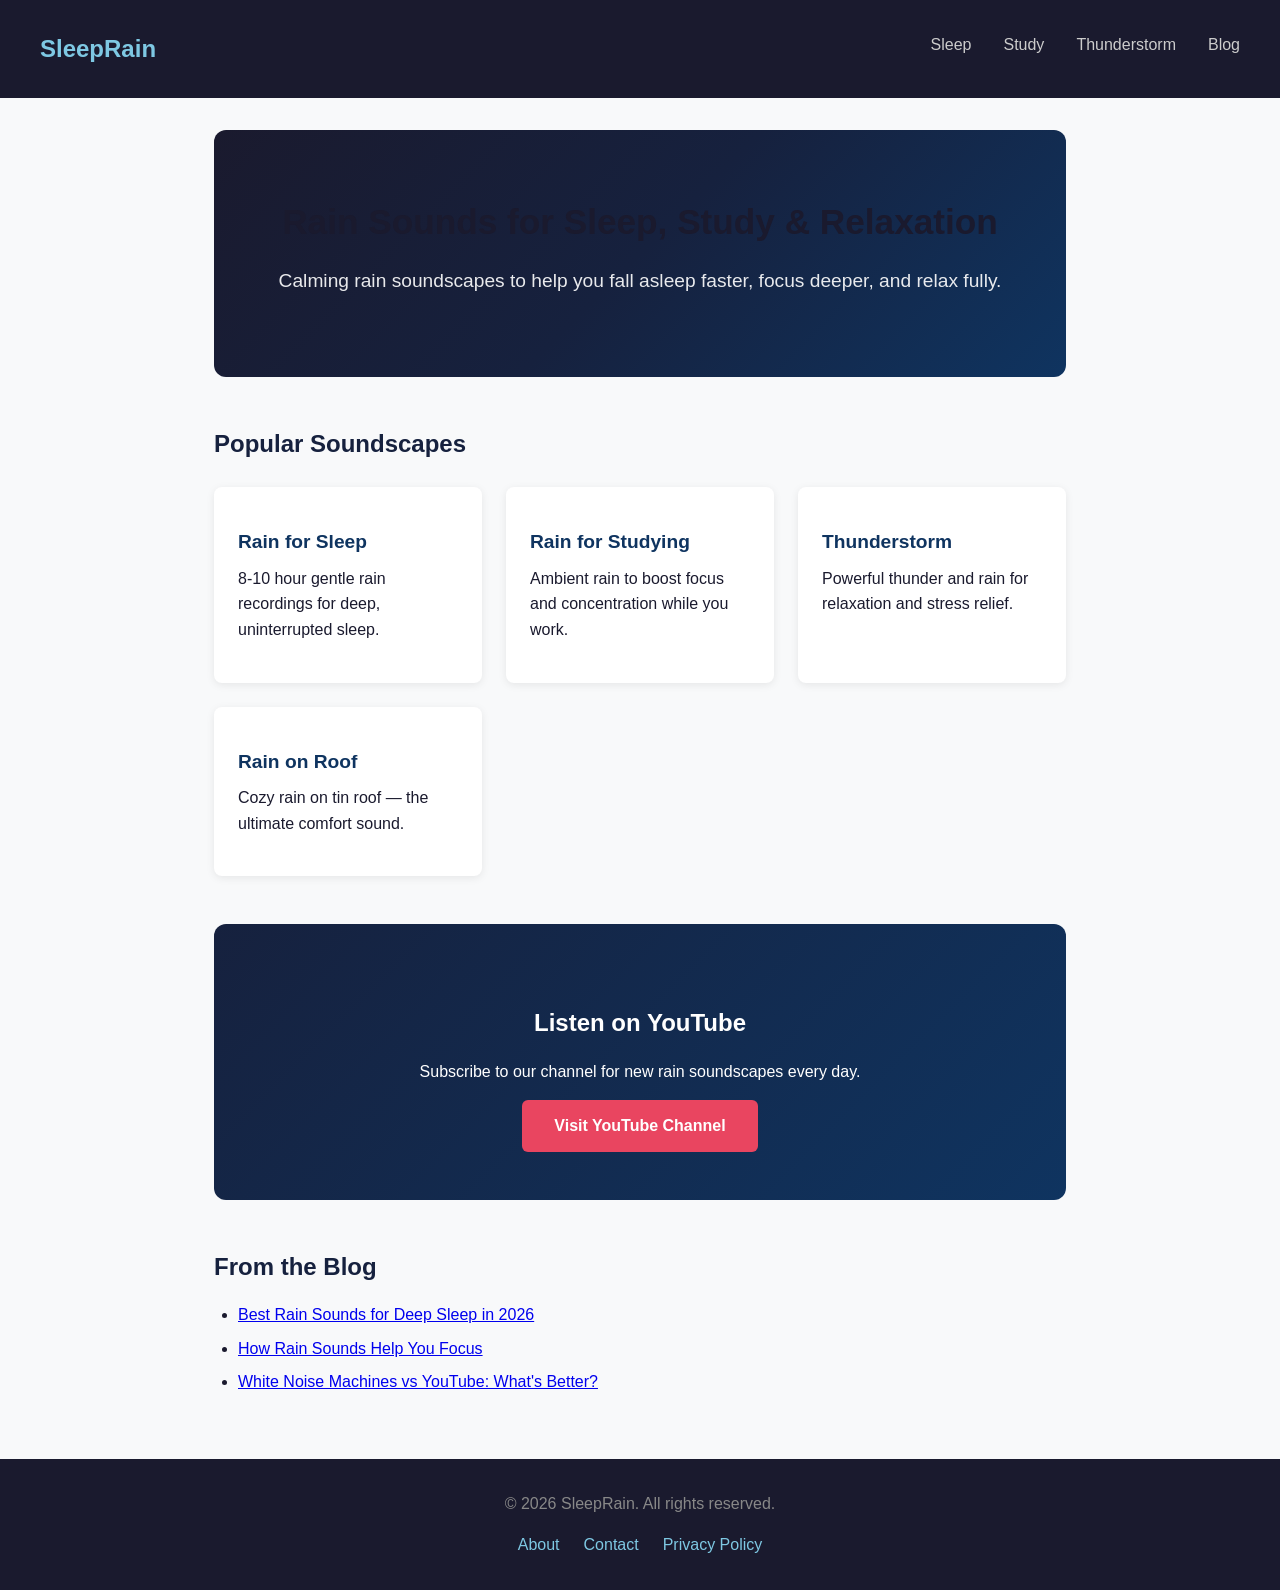
<file: index.html>
<!DOCTYPE html>
<html lang="en">
<head>
  <meta charset="utf-8">
  <meta name="viewport" content="width=device-width, initial-scale=1">
  <title>Rain Sounds for Sleep, Study & Relaxation | SleepRain</title>
  <meta name="description" content="Free rain sounds for deep sleep, studying and relaxation. Discover calming rain on rooftops, thunderstorms, and nature soundscapes.">
  <meta name="keywords" content="rain sounds, rain sounds for sleep, rain sounds for studying, thunderstorm sounds, white noise, relaxation sounds">
  <link rel="canonical" href="https://example.com/">
  <link rel="stylesheet" href="/assets/css/style.css">

  <!-- Open Graph -->
  <meta property="og:title" content="Rain Sounds for Sleep, Study & Relaxation">
  <meta property="og:description" content="Free rain sounds and nature soundscapes for deep sleep and focus.">
  <meta property="og:type" content="website">
  <meta property="og:url" content="https://example.com/">

  <!-- Schema.org -->
  <script type="application/ld+json">
  {
    "@context": "https://schema.org",
    "@type": "WebSite",
    "name": "SleepRain",
    "url": "https://example.com/",
    "description": "Free rain sounds for deep sleep, studying and relaxation",
    "potentialAction": {
      "@type": "SearchAction",
      "target": "https://example.com/search?q={search_term_string}",
      "query-input": "required name=search_term_string"
    }
  }
  </script>
</head>
<body>
  <header>
    <nav>
      <a href="/" class="logo">SleepRain</a>
      <ul>
        <li><a href="/pages/rain-sounds-for-sleep.html">Sleep</a></li>
        <li><a href="/pages/rain-sounds-for-studying.html">Study</a></li>
        <li><a href="/pages/thunderstorm-sounds.html">Thunderstorm</a></li>
        <li><a href="/blog/">Blog</a></li>
      </ul>
    </nav>
  </header>

  <main>
    <section class="hero">
      <h1>Rain Sounds for Sleep, Study & Relaxation</h1>
      <p>Calming rain soundscapes to help you fall asleep faster, focus deeper, and relax fully.</p>
    </section>

    <section class="categories">
      <h2>Popular Soundscapes</h2>
      <div class="grid">
        <a href="/pages/rain-sounds-for-sleep.html" class="card">
          <h3>Rain for Sleep</h3>
          <p>8-10 hour gentle rain recordings for deep, uninterrupted sleep.</p>
        </a>
        <a href="/pages/rain-sounds-for-studying.html" class="card">
          <h3>Rain for Studying</h3>
          <p>Ambient rain to boost focus and concentration while you work.</p>
        </a>
        <a href="/pages/thunderstorm-sounds.html" class="card">
          <h3>Thunderstorm</h3>
          <p>Powerful thunder and rain for relaxation and stress relief.</p>
        </a>
        <a href="/pages/rain-on-roof.html" class="card">
          <h3>Rain on Roof</h3>
          <p>Cozy rain on tin roof — the ultimate comfort sound.</p>
        </a>
      </div>
    </section>

    <section class="youtube-cta">
      <h2>Listen on YouTube</h2>
      <p>Subscribe to our channel for new rain soundscapes every day.</p>
      <a href="#" class="button">Visit YouTube Channel</a>
    </section>

    <section class="latest-posts">
      <h2>From the Blog</h2>
      <ul>
        <li><a href="/blog/best-rain-sounds-for-sleep.html">Best Rain Sounds for Deep Sleep in 2026</a></li>
        <li><a href="/blog/how-rain-sounds-help-you-focus.html">How Rain Sounds Help You Focus</a></li>
        <li><a href="/blog/white-noise-machines-vs-youtube.html">White Noise Machines vs YouTube: What's Better?</a></li>
      </ul>
    </section>
  </main>

  <footer>
    <p>&copy; 2026 SleepRain. All rights reserved.</p>
    <nav>
      <a href="/pages/about.html">About</a>
      <a href="/pages/contact.html">Contact</a>
      <a href="/pages/privacy.html">Privacy Policy</a>
    </nav>
  </footer>
</body>
</html>
</file>
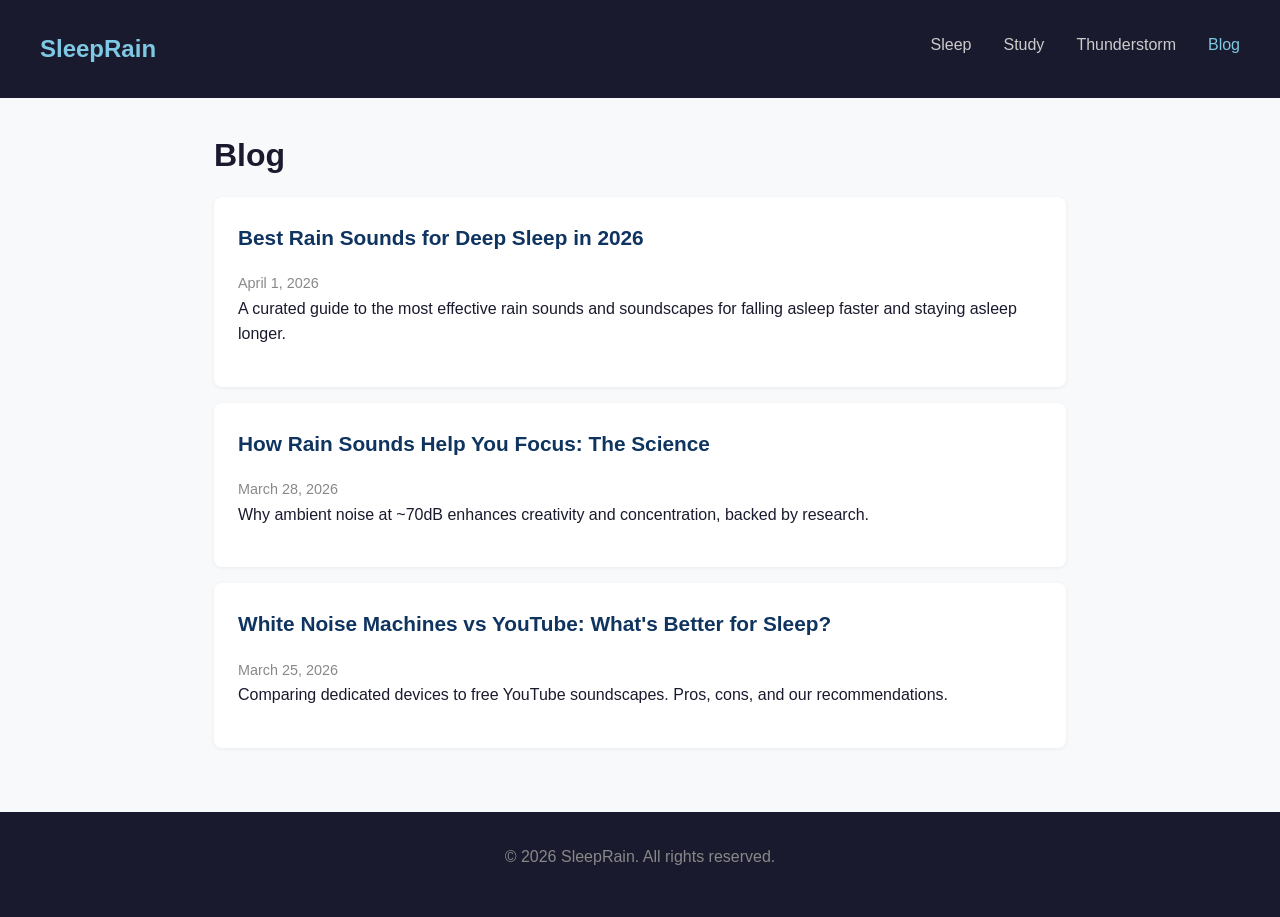
<file: blog/index.html>
<!DOCTYPE html>
<html lang="en">
<head>
  <meta charset="utf-8">
  <meta name="viewport" content="width=device-width, initial-scale=1">
  <title>Blog — Rain Sounds & Sleep Tips | SleepRain</title>
  <meta name="description" content="Tips and guides on using rain sounds for better sleep, focus, and relaxation. Expert advice on soundscapes, white noise, and sleep hygiene.">
  <link rel="canonical" href="https://example.com/blog/">
  <link rel="stylesheet" href="/assets/css/style.css">
</head>
<body>
  <header>
    <nav>
      <a href="/" class="logo">SleepRain</a>
      <ul>
        <li><a href="/pages/rain-sounds-for-sleep.html">Sleep</a></li>
        <li><a href="/pages/rain-sounds-for-studying.html">Study</a></li>
        <li><a href="/pages/thunderstorm-sounds.html">Thunderstorm</a></li>
        <li><a href="/blog/" class="active">Blog</a></li>
      </ul>
    </nav>
  </header>

  <main>
    <h1>Blog</h1>

    <article class="post-preview">
      <h2><a href="/blog/best-rain-sounds-for-sleep.html">Best Rain Sounds for Deep Sleep in 2026</a></h2>
      <time datetime="2026-04-01">April 1, 2026</time>
      <p>A curated guide to the most effective rain sounds and soundscapes for falling asleep faster and staying asleep longer.</p>
    </article>

    <article class="post-preview">
      <h2><a href="/blog/how-rain-sounds-help-you-focus.html">How Rain Sounds Help You Focus: The Science</a></h2>
      <time datetime="2026-03-28">March 28, 2026</time>
      <p>Why ambient noise at ~70dB enhances creativity and concentration, backed by research.</p>
    </article>

    <article class="post-preview">
      <h2><a href="/blog/white-noise-machines-vs-youtube.html">White Noise Machines vs YouTube: What's Better for Sleep?</a></h2>
      <time datetime="2026-03-25">March 25, 2026</time>
      <p>Comparing dedicated devices to free YouTube soundscapes. Pros, cons, and our recommendations.</p>
    </article>
  </main>

  <footer>
    <p>&copy; 2026 SleepRain. All rights reserved.</p>
  </footer>
</body>
</html>
</file>
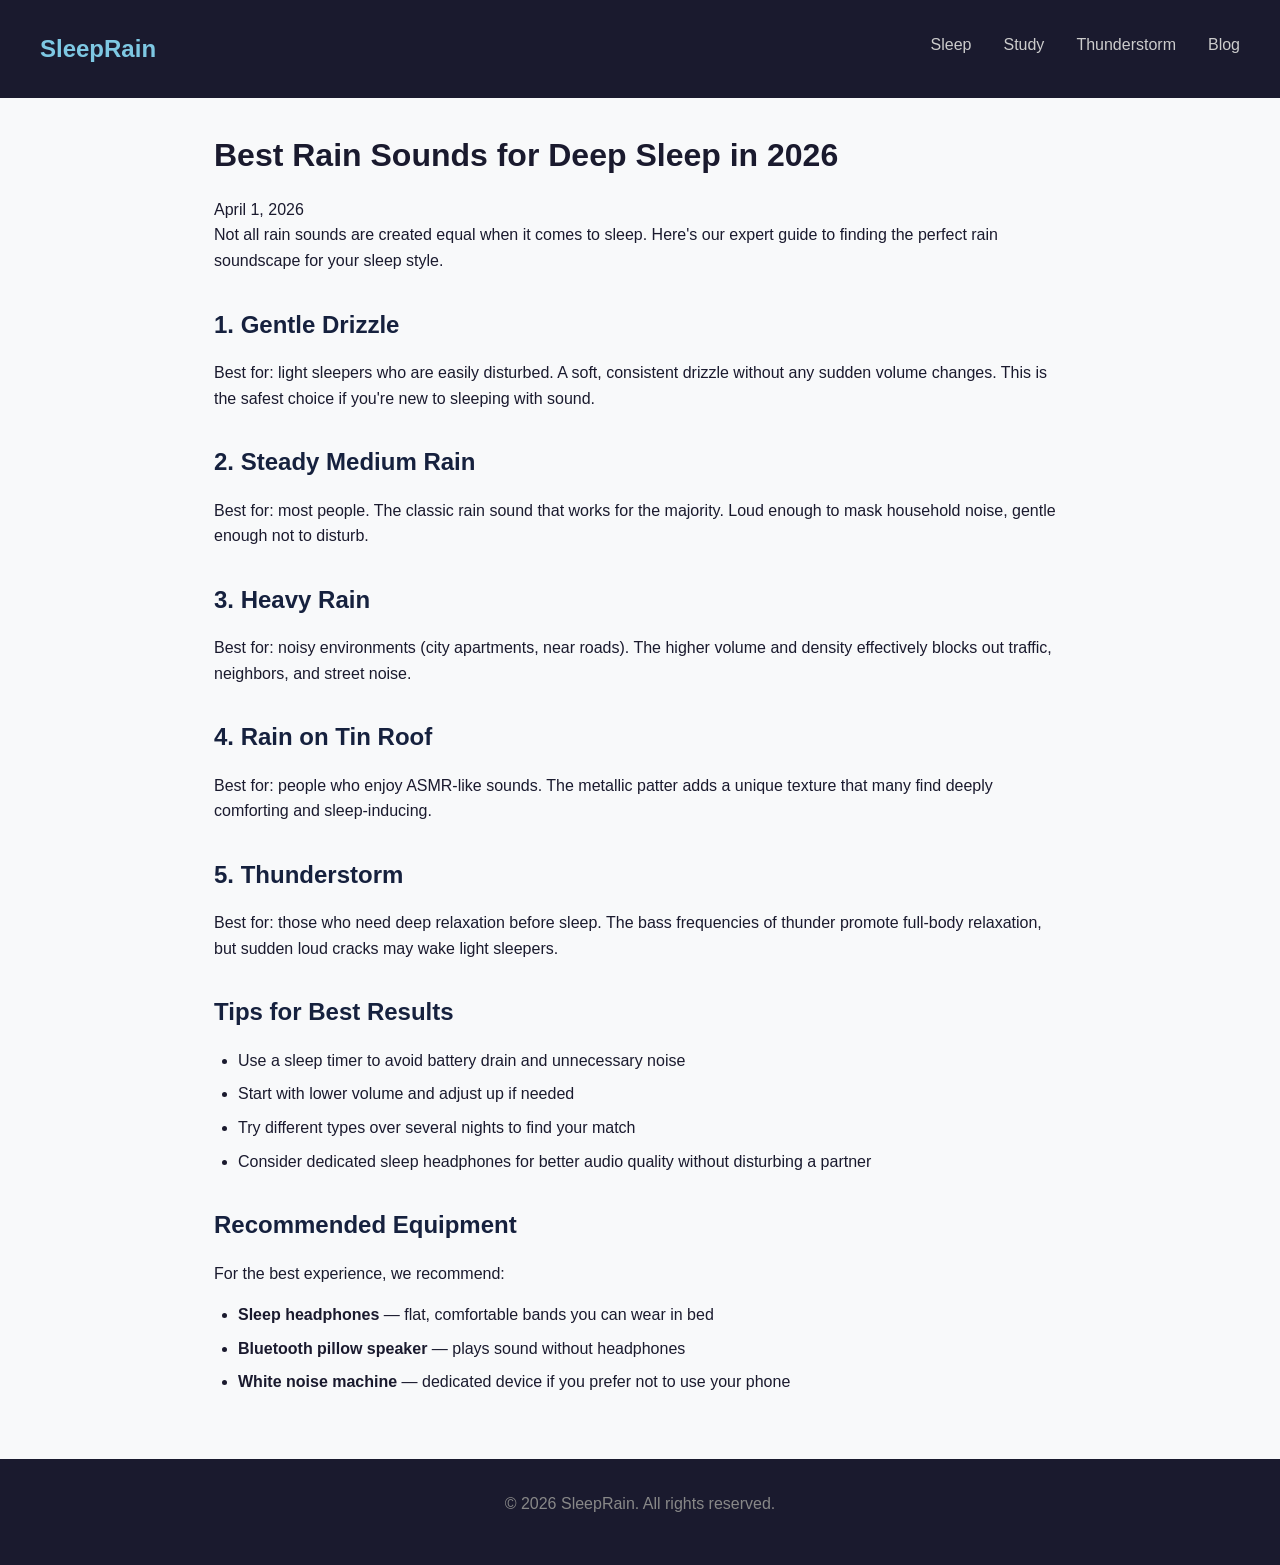
<file: blog/best-rain-sounds-for-sleep.html>
<!DOCTYPE html>
<html lang="en">
<head>
  <meta charset="utf-8">
  <meta name="viewport" content="width=device-width, initial-scale=1">
  <title>Best Rain Sounds for Deep Sleep in 2026 | SleepRain</title>
  <meta name="description" content="Discover the best rain sounds for deep sleep. From gentle drizzles to heavy storms — find the perfect soundscape to fall asleep faster.">
  <meta name="keywords" content="best rain sounds for sleep, rain sounds sleep 2026, deep sleep rain, what rain sounds help you sleep">
  <link rel="canonical" href="https://example.com/blog/best-rain-sounds-for-sleep.html">
  <link rel="stylesheet" href="/assets/css/style.css">

  <script type="application/ld+json">
  {
    "@context": "https://schema.org",
    "@type": "BlogPosting",
    "headline": "Best Rain Sounds for Deep Sleep in 2026",
    "datePublished": "2026-04-01",
    "author": {"@type": "Organization", "name": "SleepRain"},
    "description": "Discover the best rain sounds for deep sleep"
  }
  </script>
</head>
<body>
  <header>
    <nav>
      <a href="/" class="logo">SleepRain</a>
      <ul>
        <li><a href="/pages/rain-sounds-for-sleep.html">Sleep</a></li>
        <li><a href="/pages/rain-sounds-for-studying.html">Study</a></li>
        <li><a href="/pages/thunderstorm-sounds.html">Thunderstorm</a></li>
        <li><a href="/blog/">Blog</a></li>
      </ul>
    </nav>
  </header>

  <main>
    <article>
      <h1>Best Rain Sounds for Deep Sleep in 2026</h1>
      <time datetime="2026-04-01">April 1, 2026</time>

      <p>Not all rain sounds are created equal when it comes to sleep. Here's our expert guide to finding the perfect rain soundscape for your sleep style.</p>

      <h2>1. Gentle Drizzle</h2>
      <p>Best for: light sleepers who are easily disturbed. A soft, consistent drizzle without any sudden volume changes. This is the safest choice if you're new to sleeping with sound.</p>

      <h2>2. Steady Medium Rain</h2>
      <p>Best for: most people. The classic rain sound that works for the majority. Loud enough to mask household noise, gentle enough not to disturb.</p>

      <h2>3. Heavy Rain</h2>
      <p>Best for: noisy environments (city apartments, near roads). The higher volume and density effectively blocks out traffic, neighbors, and street noise.</p>

      <h2>4. Rain on Tin Roof</h2>
      <p>Best for: people who enjoy ASMR-like sounds. The metallic patter adds a unique texture that many find deeply comforting and sleep-inducing.</p>

      <h2>5. Thunderstorm</h2>
      <p>Best for: those who need deep relaxation before sleep. The bass frequencies of thunder promote full-body relaxation, but sudden loud cracks may wake light sleepers.</p>

      <h2>Tips for Best Results</h2>
      <ul>
        <li>Use a sleep timer to avoid battery drain and unnecessary noise</li>
        <li>Start with lower volume and adjust up if needed</li>
        <li>Try different types over several nights to find your match</li>
        <li>Consider dedicated sleep headphones for better audio quality without disturbing a partner</li>
      </ul>

      <h2>Recommended Equipment</h2>
      <p>For the best experience, we recommend:</p>
      <ul>
        <li><strong>Sleep headphones</strong> — flat, comfortable bands you can wear in bed</li>
        <li><strong>Bluetooth pillow speaker</strong> — plays sound without headphones</li>
        <li><strong>White noise machine</strong> — dedicated device if you prefer not to use your phone</li>
      </ul>
    </article>
  </main>

  <footer>
    <p>&copy; 2026 SleepRain. All rights reserved.</p>
  </footer>
</body>
</html>
</file>
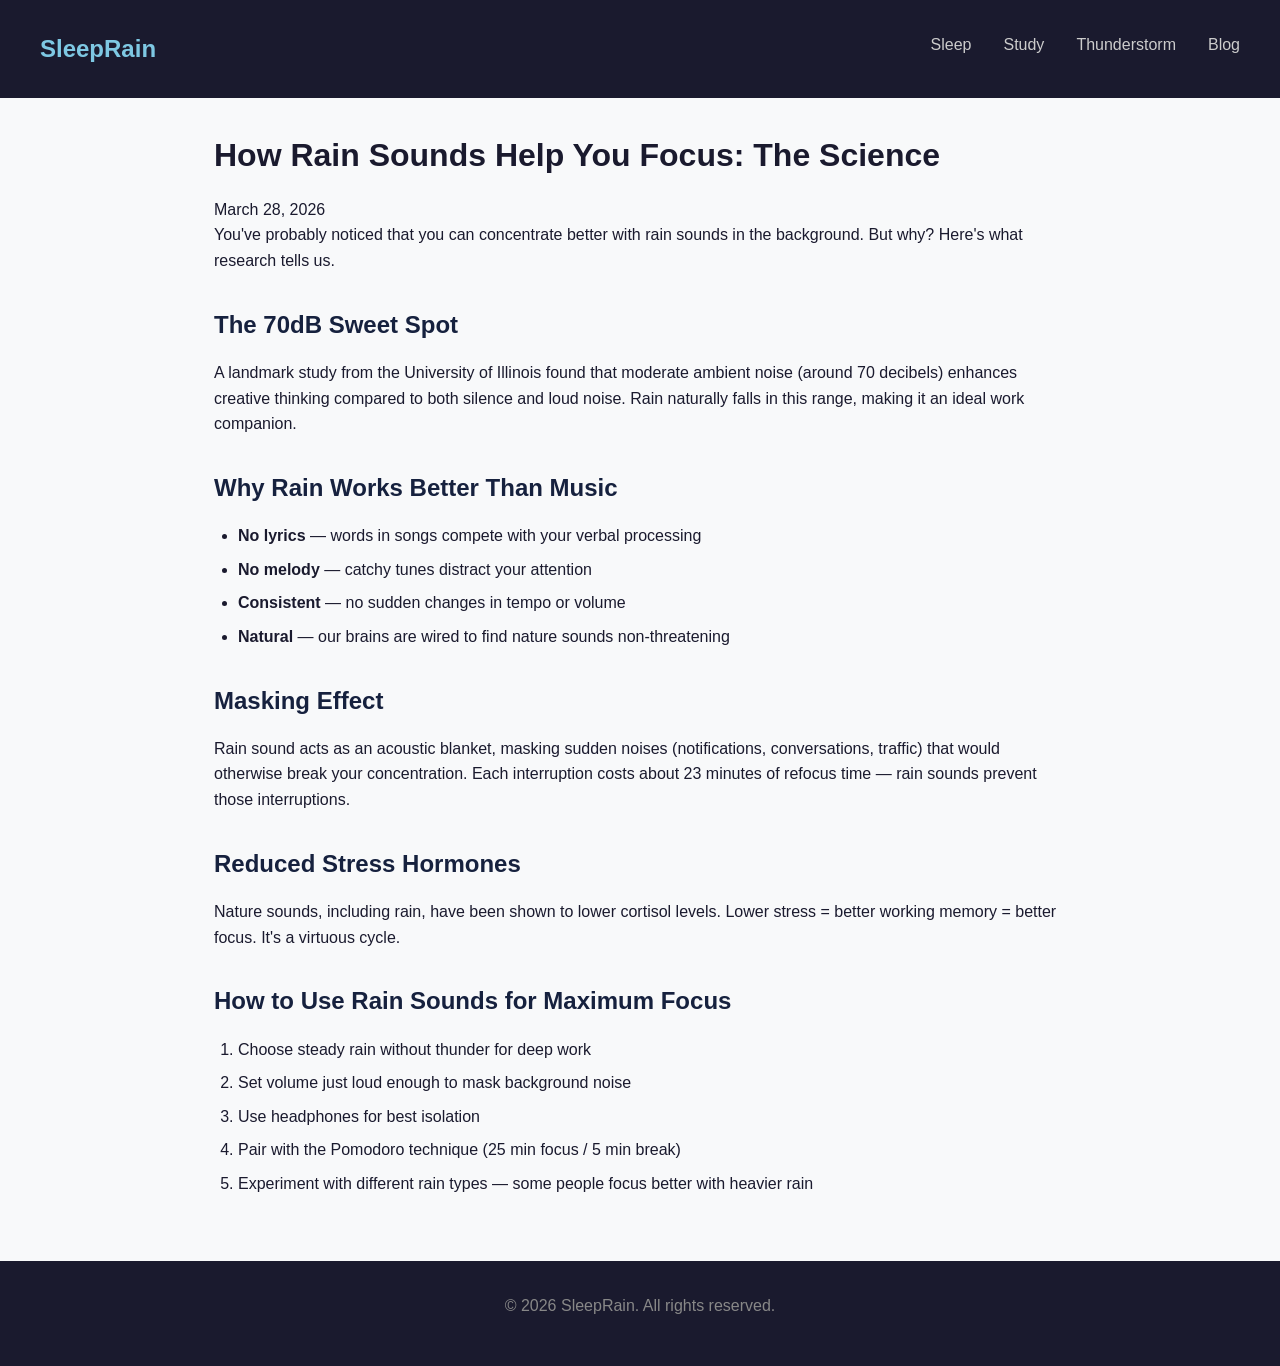
<file: blog/how-rain-sounds-help-you-focus.html>
<!DOCTYPE html>
<html lang="en">
<head>
  <meta charset="utf-8">
  <meta name="viewport" content="width=device-width, initial-scale=1">
  <title>How Rain Sounds Help You Focus: The Science | SleepRain</title>
  <meta name="description" content="The science behind why rain sounds improve concentration. Learn how ambient noise at the right level boosts creativity and focus.">
  <meta name="keywords" content="rain sounds focus, rain sounds concentration, ambient noise study, why rain sounds help focus, rain sounds productivity">
  <link rel="canonical" href="https://example.com/blog/how-rain-sounds-help-you-focus.html">
  <link rel="stylesheet" href="/assets/css/style.css">

  <script type="application/ld+json">
  {
    "@context": "https://schema.org",
    "@type": "BlogPosting",
    "headline": "How Rain Sounds Help You Focus: The Science",
    "datePublished": "2026-03-28",
    "author": {"@type": "Organization", "name": "SleepRain"}
  }
  </script>
</head>
<body>
  <header>
    <nav>
      <a href="/" class="logo">SleepRain</a>
      <ul>
        <li><a href="/pages/rain-sounds-for-sleep.html">Sleep</a></li>
        <li><a href="/pages/rain-sounds-for-studying.html">Study</a></li>
        <li><a href="/pages/thunderstorm-sounds.html">Thunderstorm</a></li>
        <li><a href="/blog/">Blog</a></li>
      </ul>
    </nav>
  </header>

  <main>
    <article>
      <h1>How Rain Sounds Help You Focus: The Science</h1>
      <time datetime="2026-03-28">March 28, 2026</time>

      <p>You've probably noticed that you can concentrate better with rain sounds in the background. But why? Here's what research tells us.</p>

      <h2>The 70dB Sweet Spot</h2>
      <p>A landmark study from the University of Illinois found that moderate ambient noise (around 70 decibels) enhances creative thinking compared to both silence and loud noise. Rain naturally falls in this range, making it an ideal work companion.</p>

      <h2>Why Rain Works Better Than Music</h2>
      <ul>
        <li><strong>No lyrics</strong> — words in songs compete with your verbal processing</li>
        <li><strong>No melody</strong> — catchy tunes distract your attention</li>
        <li><strong>Consistent</strong> — no sudden changes in tempo or volume</li>
        <li><strong>Natural</strong> — our brains are wired to find nature sounds non-threatening</li>
      </ul>

      <h2>Masking Effect</h2>
      <p>Rain sound acts as an acoustic blanket, masking sudden noises (notifications, conversations, traffic) that would otherwise break your concentration. Each interruption costs about 23 minutes of refocus time — rain sounds prevent those interruptions.</p>

      <h2>Reduced Stress Hormones</h2>
      <p>Nature sounds, including rain, have been shown to lower cortisol levels. Lower stress = better working memory = better focus. It's a virtuous cycle.</p>

      <h2>How to Use Rain Sounds for Maximum Focus</h2>
      <ol>
        <li>Choose steady rain without thunder for deep work</li>
        <li>Set volume just loud enough to mask background noise</li>
        <li>Use headphones for best isolation</li>
        <li>Pair with the Pomodoro technique (25 min focus / 5 min break)</li>
        <li>Experiment with different rain types — some people focus better with heavier rain</li>
      </ol>
    </article>
  </main>

  <footer>
    <p>&copy; 2026 SleepRain. All rights reserved.</p>
  </footer>
</body>
</html>
</file>
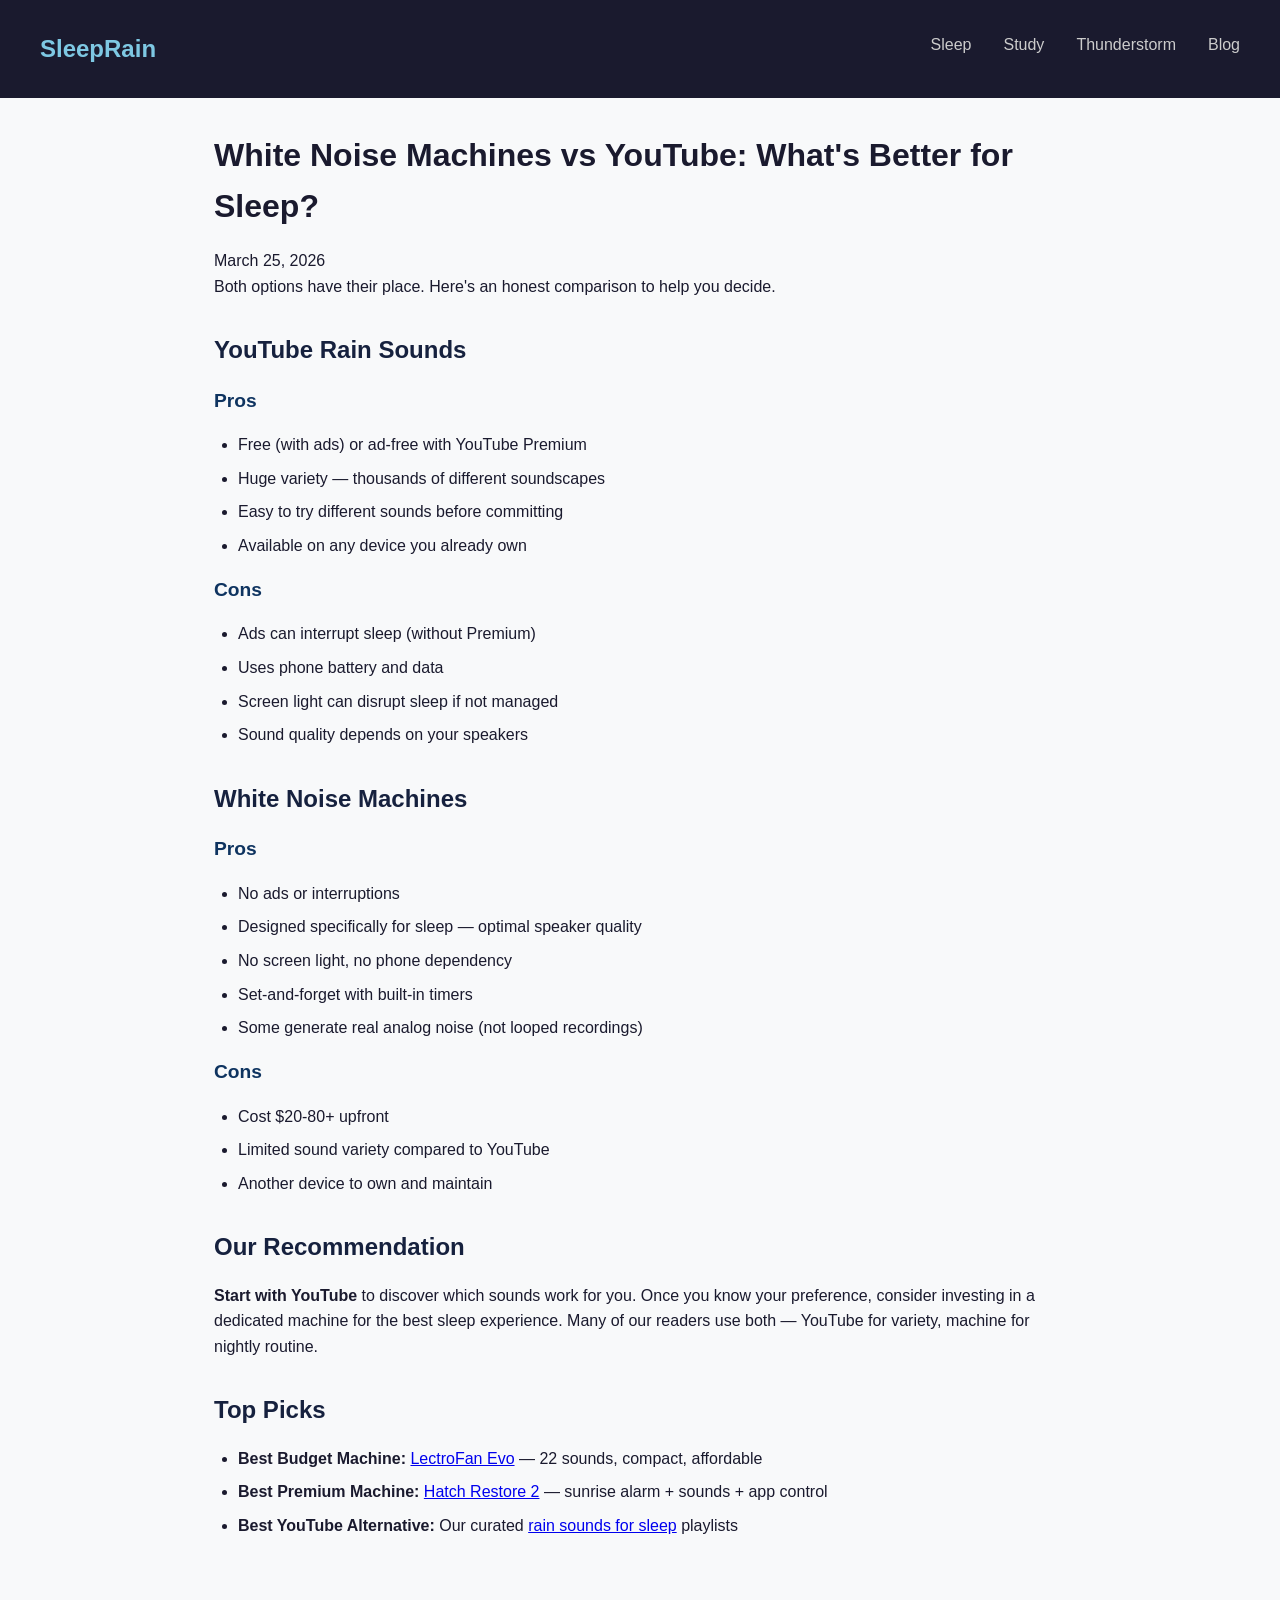
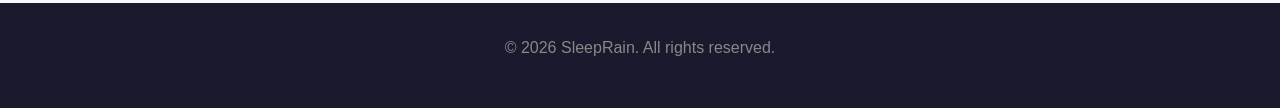
<file: blog/white-noise-machines-vs-youtube.html>
<!DOCTYPE html>
<html lang="en">
<head>
  <meta charset="utf-8">
  <meta name="viewport" content="width=device-width, initial-scale=1">
  <title>White Noise Machines vs YouTube: What's Better for Sleep? | SleepRain</title>
  <meta name="description" content="White noise machine or YouTube rain sounds? Compare costs, sound quality, convenience, and effectiveness to find what works best for your sleep.">
  <meta name="keywords" content="white noise machine vs youtube, best white noise for sleep, youtube rain sounds vs machine, sleep sound comparison">
  <link rel="canonical" href="https://example.com/blog/white-noise-machines-vs-youtube.html">
  <link rel="stylesheet" href="/assets/css/style.css">

  <script type="application/ld+json">
  {
    "@context": "https://schema.org",
    "@type": "BlogPosting",
    "headline": "White Noise Machines vs YouTube: What's Better for Sleep?",
    "datePublished": "2026-03-25",
    "author": {"@type": "Organization", "name": "SleepRain"}
  }
  </script>
</head>
<body>
  <header>
    <nav>
      <a href="/" class="logo">SleepRain</a>
      <ul>
        <li><a href="/pages/rain-sounds-for-sleep.html">Sleep</a></li>
        <li><a href="/pages/rain-sounds-for-studying.html">Study</a></li>
        <li><a href="/pages/thunderstorm-sounds.html">Thunderstorm</a></li>
        <li><a href="/blog/">Blog</a></li>
      </ul>
    </nav>
  </header>

  <main>
    <article>
      <h1>White Noise Machines vs YouTube: What's Better for Sleep?</h1>
      <time datetime="2026-03-25">March 25, 2026</time>

      <p>Both options have their place. Here's an honest comparison to help you decide.</p>

      <h2>YouTube Rain Sounds</h2>
      <h3>Pros</h3>
      <ul>
        <li>Free (with ads) or ad-free with YouTube Premium</li>
        <li>Huge variety — thousands of different soundscapes</li>
        <li>Easy to try different sounds before committing</li>
        <li>Available on any device you already own</li>
      </ul>
      <h3>Cons</h3>
      <ul>
        <li>Ads can interrupt sleep (without Premium)</li>
        <li>Uses phone battery and data</li>
        <li>Screen light can disrupt sleep if not managed</li>
        <li>Sound quality depends on your speakers</li>
      </ul>

      <h2>White Noise Machines</h2>
      <h3>Pros</h3>
      <ul>
        <li>No ads or interruptions</li>
        <li>Designed specifically for sleep — optimal speaker quality</li>
        <li>No screen light, no phone dependency</li>
        <li>Set-and-forget with built-in timers</li>
        <li>Some generate real analog noise (not looped recordings)</li>
      </ul>
      <h3>Cons</h3>
      <ul>
        <li>Cost $20-80+ upfront</li>
        <li>Limited sound variety compared to YouTube</li>
        <li>Another device to own and maintain</li>
      </ul>

      <h2>Our Recommendation</h2>
      <p><strong>Start with YouTube</strong> to discover which sounds work for you. Once you know your preference, consider investing in a dedicated machine for the best sleep experience. Many of our readers use both — YouTube for variety, machine for nightly routine.</p>

      <h2>Top Picks</h2>
      <ul>
        <li><strong>Best Budget Machine:</strong> <a href="#">LectroFan Evo</a> — 22 sounds, compact, affordable</li>
        <li><strong>Best Premium Machine:</strong> <a href="#">Hatch Restore 2</a> — sunrise alarm + sounds + app control</li>
        <li><strong>Best YouTube Alternative:</strong> Our curated <a href="/pages/rain-sounds-for-sleep.html">rain sounds for sleep</a> playlists</li>
      </ul>
    </article>
  </main>

  <footer>
    <p>&copy; 2026 SleepRain. All rights reserved.</p>
  </footer>
</body>
</html>
</file>
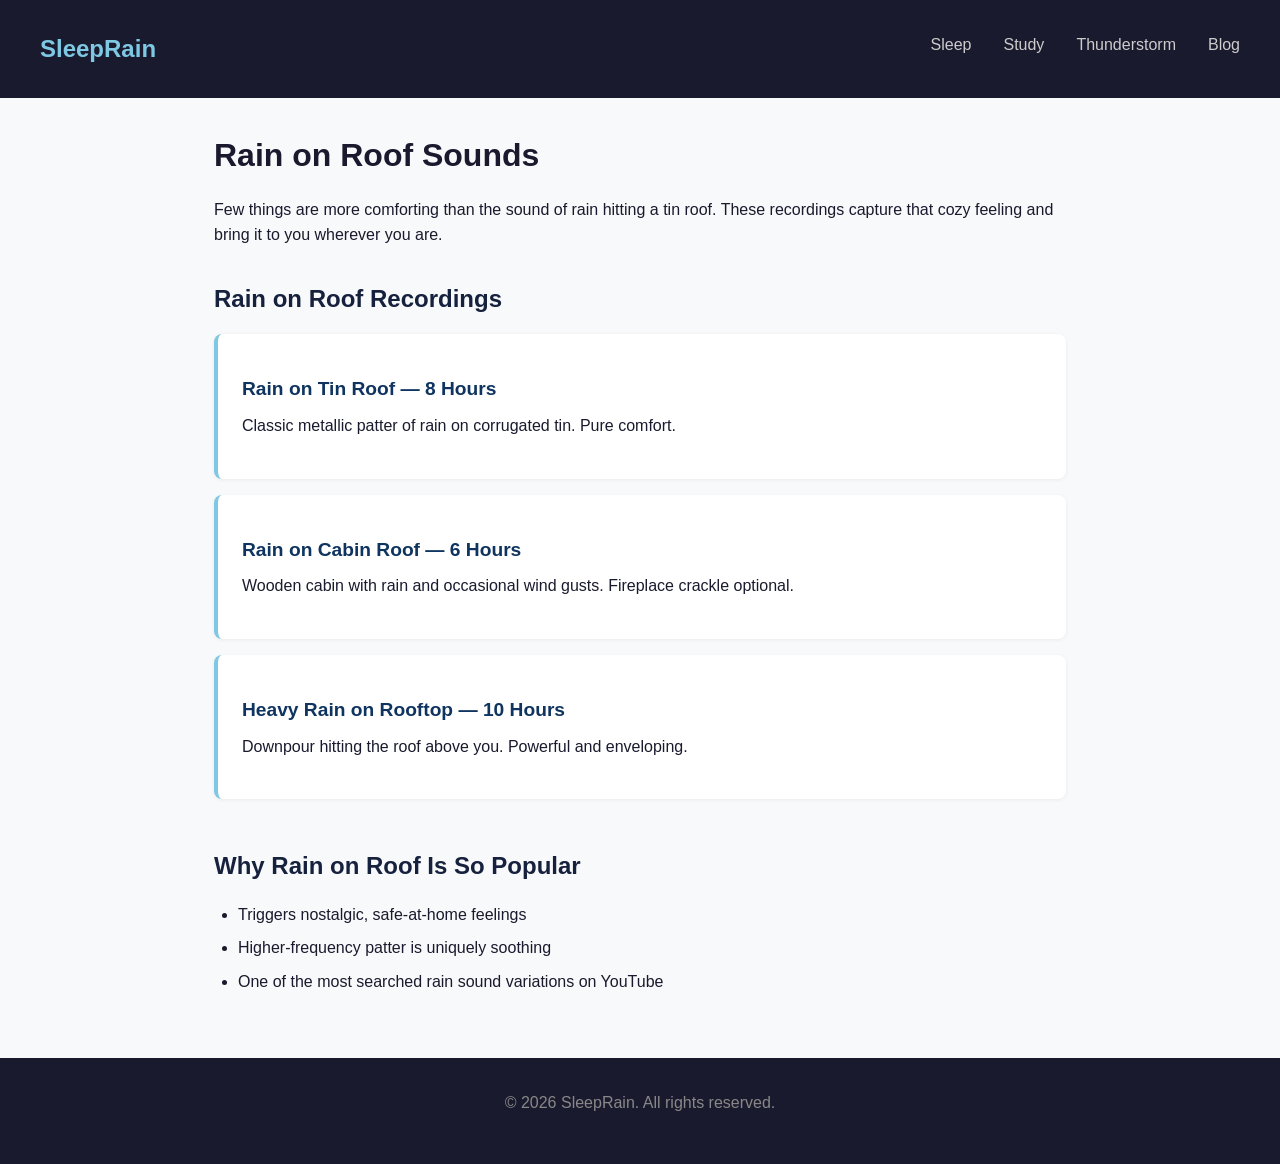
<file: pages/rain-on-roof.html>
<!DOCTYPE html>
<html lang="en">
<head>
  <meta charset="utf-8">
  <meta name="viewport" content="width=device-width, initial-scale=1">
  <title>Rain on Roof Sounds — Tin Roof Rain for Sleep | SleepRain</title>
  <meta name="description" content="Cozy rain on tin roof sounds for sleep and relaxation. Hours of continuous rain hitting metal roof recordings.">
  <meta name="keywords" content="rain on roof, rain on tin roof, rain on metal roof, cozy rain sounds, rain on roof for sleep">
  <link rel="canonical" href="https://example.com/pages/rain-on-roof.html">
  <link rel="stylesheet" href="/assets/css/style.css">
</head>
<body>
  <header>
    <nav>
      <a href="/" class="logo">SleepRain</a>
      <ul>
        <li><a href="/pages/rain-sounds-for-sleep.html">Sleep</a></li>
        <li><a href="/pages/rain-sounds-for-studying.html">Study</a></li>
        <li><a href="/pages/thunderstorm-sounds.html">Thunderstorm</a></li>
        <li><a href="/blog/">Blog</a></li>
      </ul>
    </nav>
  </header>

  <main>
    <article>
      <h1>Rain on Roof Sounds</h1>
      <p>Few things are more comforting than the sound of rain hitting a tin roof. These recordings capture that cozy feeling and bring it to you wherever you are.</p>

      <section>
        <h2>Rain on Roof Recordings</h2>

        <div class="sound-card">
          <h3>Rain on Tin Roof — 8 Hours</h3>
          <p>Classic metallic patter of rain on corrugated tin. Pure comfort.</p>
        </div>

        <div class="sound-card">
          <h3>Rain on Cabin Roof — 6 Hours</h3>
          <p>Wooden cabin with rain and occasional wind gusts. Fireplace crackle optional.</p>
        </div>

        <div class="sound-card">
          <h3>Heavy Rain on Rooftop — 10 Hours</h3>
          <p>Downpour hitting the roof above you. Powerful and enveloping.</p>
        </div>
      </section>

      <section>
        <h2>Why Rain on Roof Is So Popular</h2>
        <ul>
          <li>Triggers nostalgic, safe-at-home feelings</li>
          <li>Higher-frequency patter is uniquely soothing</li>
          <li>One of the most searched rain sound variations on YouTube</li>
        </ul>
      </section>
    </article>
  </main>

  <footer>
    <p>&copy; 2026 SleepRain. All rights reserved.</p>
  </footer>
</body>
</html>
</file>
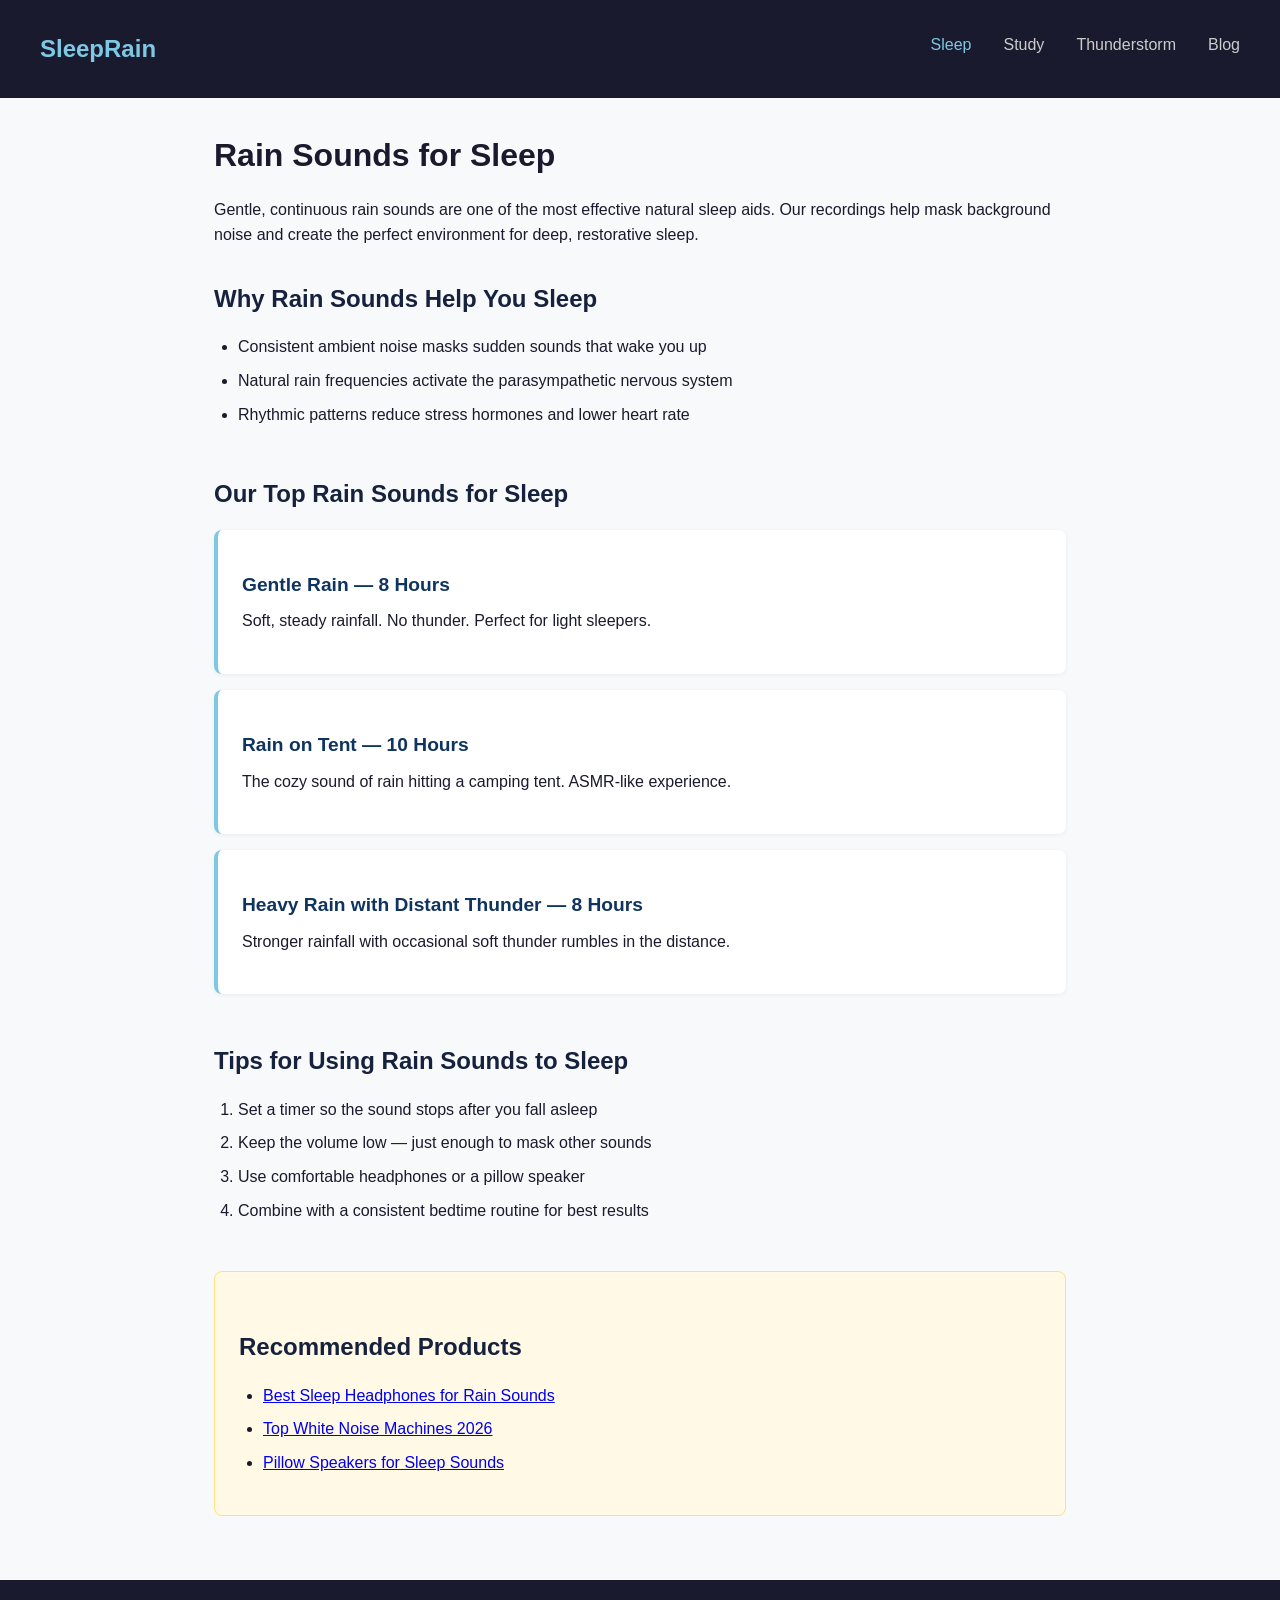
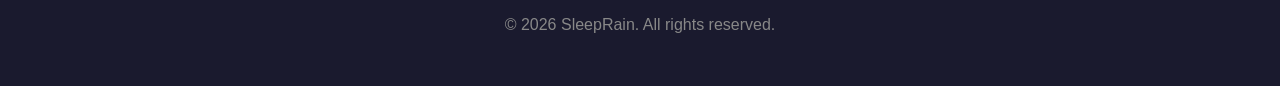
<file: pages/rain-sounds-for-sleep.html>
<!DOCTYPE html>
<html lang="en">
<head>
  <meta charset="utf-8">
  <meta name="viewport" content="width=device-width, initial-scale=1">
  <title>Rain Sounds for Sleep — 8 Hour Relaxing Rain | SleepRain</title>
  <meta name="description" content="Fall asleep faster with our curated collection of rain sounds for sleep. 8-10 hour gentle rain recordings, thunderstorms, and nature ambience.">
  <meta name="keywords" content="rain sounds for sleep, sleep rain sounds, rain sounds 8 hours, rain for sleeping, rain noise for sleep">
  <link rel="canonical" href="https://example.com/pages/rain-sounds-for-sleep.html">
  <link rel="stylesheet" href="/assets/css/style.css">

  <script type="application/ld+json">
  {
    "@context": "https://schema.org",
    "@type": "Article",
    "headline": "Rain Sounds for Sleep — 8 Hour Relaxing Rain",
    "description": "Fall asleep faster with curated rain sounds for sleep",
    "author": {"@type": "Organization", "name": "SleepRain"}
  }
  </script>
</head>
<body>
  <header>
    <nav>
      <a href="/" class="logo">SleepRain</a>
      <ul>
        <li><a href="/pages/rain-sounds-for-sleep.html" class="active">Sleep</a></li>
        <li><a href="/pages/rain-sounds-for-studying.html">Study</a></li>
        <li><a href="/pages/thunderstorm-sounds.html">Thunderstorm</a></li>
        <li><a href="/blog/">Blog</a></li>
      </ul>
    </nav>
  </header>

  <main>
    <article>
      <h1>Rain Sounds for Sleep</h1>
      <p>Gentle, continuous rain sounds are one of the most effective natural sleep aids. Our recordings help mask background noise and create the perfect environment for deep, restorative sleep.</p>

      <section>
        <h2>Why Rain Sounds Help You Sleep</h2>
        <ul>
          <li>Consistent ambient noise masks sudden sounds that wake you up</li>
          <li>Natural rain frequencies activate the parasympathetic nervous system</li>
          <li>Rhythmic patterns reduce stress hormones and lower heart rate</li>
        </ul>
      </section>

      <section>
        <h2>Our Top Rain Sounds for Sleep</h2>

        <div class="sound-card">
          <h3>Gentle Rain — 8 Hours</h3>
          <p>Soft, steady rainfall. No thunder. Perfect for light sleepers.</p>
          <!-- YouTube embed placeholder -->
        </div>

        <div class="sound-card">
          <h3>Rain on Tent — 10 Hours</h3>
          <p>The cozy sound of rain hitting a camping tent. ASMR-like experience.</p>
        </div>

        <div class="sound-card">
          <h3>Heavy Rain with Distant Thunder — 8 Hours</h3>
          <p>Stronger rainfall with occasional soft thunder rumbles in the distance.</p>
        </div>
      </section>

      <section>
        <h2>Tips for Using Rain Sounds to Sleep</h2>
        <ol>
          <li>Set a timer so the sound stops after you fall asleep</li>
          <li>Keep the volume low — just enough to mask other sounds</li>
          <li>Use comfortable headphones or a pillow speaker</li>
          <li>Combine with a consistent bedtime routine for best results</li>
        </ol>
      </section>

      <section class="affiliate">
        <h2>Recommended Products</h2>
        <ul>
          <li><a href="#">Best Sleep Headphones for Rain Sounds</a></li>
          <li><a href="#">Top White Noise Machines 2026</a></li>
          <li><a href="#">Pillow Speakers for Sleep Sounds</a></li>
        </ul>
      </section>
    </article>
  </main>

  <footer>
    <p>&copy; 2026 SleepRain. All rights reserved.</p>
  </footer>
</body>
</html>
</file>
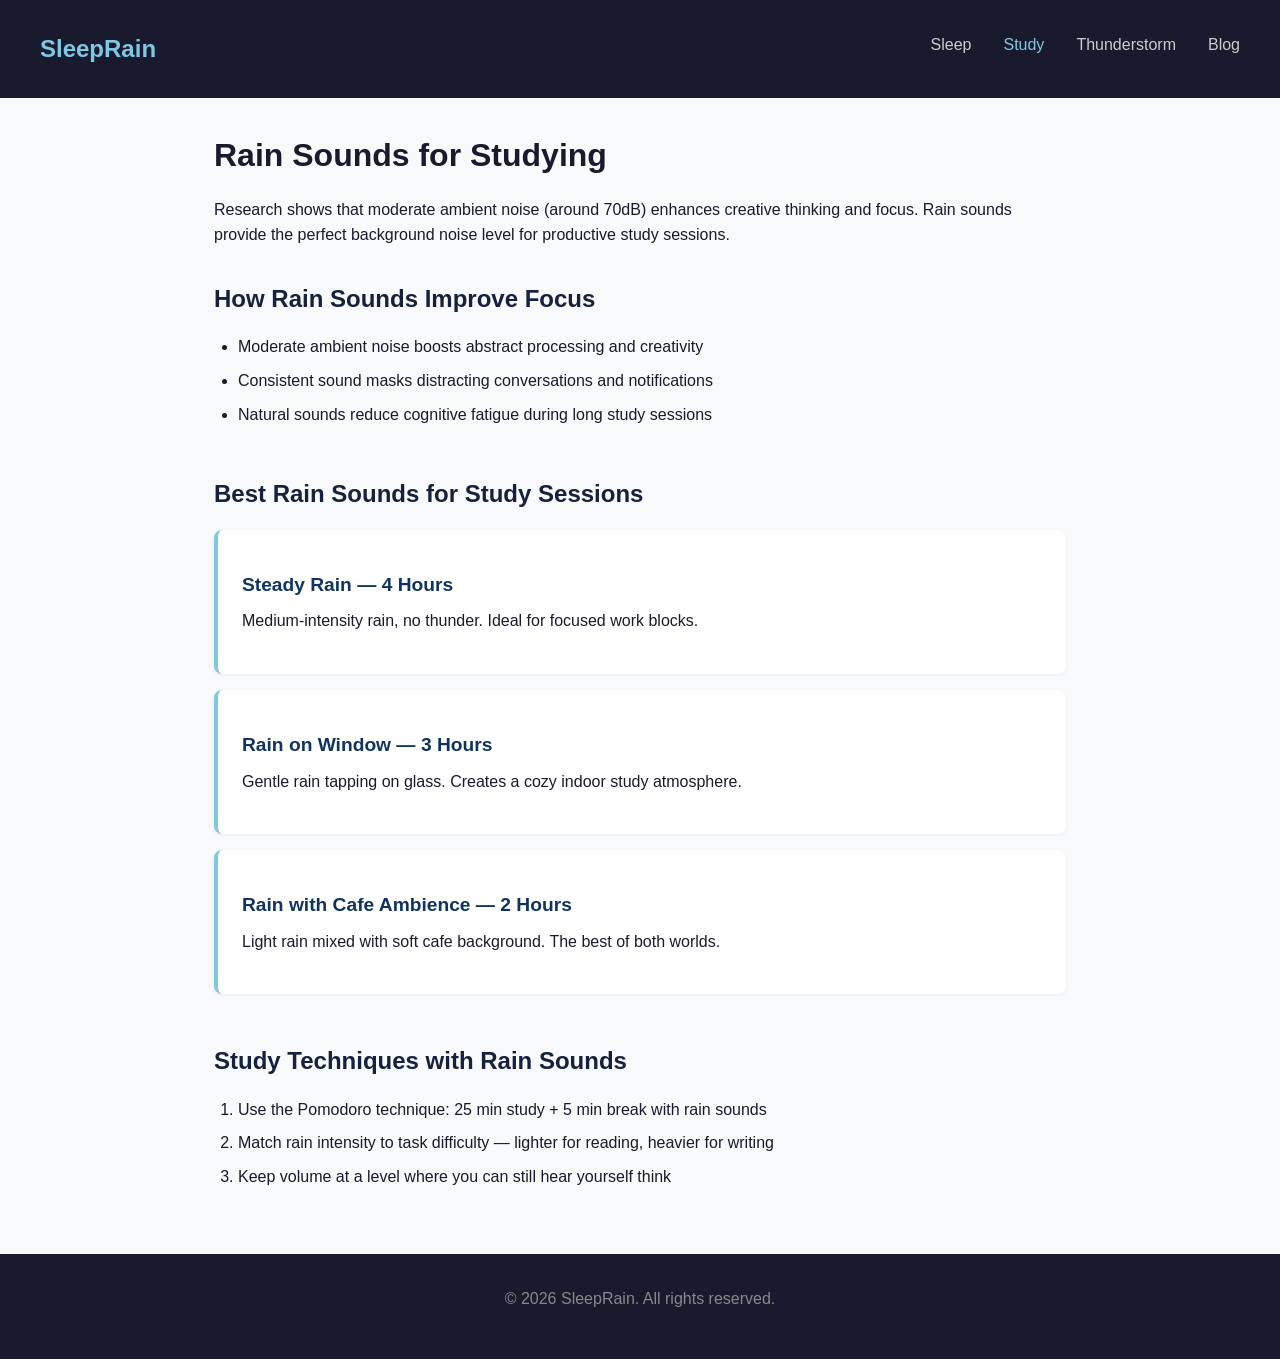
<file: pages/rain-sounds-for-studying.html>
<!DOCTYPE html>
<html lang="en">
<head>
  <meta charset="utf-8">
  <meta name="viewport" content="width=device-width, initial-scale=1">
  <title>Rain Sounds for Studying — Focus & Concentration | SleepRain</title>
  <meta name="description" content="Boost your focus with rain sounds for studying. Ambient rain noise helps improve concentration, reduce distractions, and study more effectively.">
  <meta name="keywords" content="rain sounds for studying, study rain sounds, rain noise for focus, ambient sounds for concentration, rain sounds for work">
  <link rel="canonical" href="https://example.com/pages/rain-sounds-for-studying.html">
  <link rel="stylesheet" href="/assets/css/style.css">

  <script type="application/ld+json">
  {
    "@context": "https://schema.org",
    "@type": "Article",
    "headline": "Rain Sounds for Studying — Focus & Concentration",
    "description": "Boost your focus with rain sounds for studying",
    "author": {"@type": "Organization", "name": "SleepRain"}
  }
  </script>
</head>
<body>
  <header>
    <nav>
      <a href="/" class="logo">SleepRain</a>
      <ul>
        <li><a href="/pages/rain-sounds-for-sleep.html">Sleep</a></li>
        <li><a href="/pages/rain-sounds-for-studying.html" class="active">Study</a></li>
        <li><a href="/pages/thunderstorm-sounds.html">Thunderstorm</a></li>
        <li><a href="/blog/">Blog</a></li>
      </ul>
    </nav>
  </header>

  <main>
    <article>
      <h1>Rain Sounds for Studying</h1>
      <p>Research shows that moderate ambient noise (around 70dB) enhances creative thinking and focus. Rain sounds provide the perfect background noise level for productive study sessions.</p>

      <section>
        <h2>How Rain Sounds Improve Focus</h2>
        <ul>
          <li>Moderate ambient noise boosts abstract processing and creativity</li>
          <li>Consistent sound masks distracting conversations and notifications</li>
          <li>Natural sounds reduce cognitive fatigue during long study sessions</li>
        </ul>
      </section>

      <section>
        <h2>Best Rain Sounds for Study Sessions</h2>

        <div class="sound-card">
          <h3>Steady Rain — 4 Hours</h3>
          <p>Medium-intensity rain, no thunder. Ideal for focused work blocks.</p>
        </div>

        <div class="sound-card">
          <h3>Rain on Window — 3 Hours</h3>
          <p>Gentle rain tapping on glass. Creates a cozy indoor study atmosphere.</p>
        </div>

        <div class="sound-card">
          <h3>Rain with Cafe Ambience — 2 Hours</h3>
          <p>Light rain mixed with soft cafe background. The best of both worlds.</p>
        </div>
      </section>

      <section>
        <h2>Study Techniques with Rain Sounds</h2>
        <ol>
          <li>Use the Pomodoro technique: 25 min study + 5 min break with rain sounds</li>
          <li>Match rain intensity to task difficulty — lighter for reading, heavier for writing</li>
          <li>Keep volume at a level where you can still hear yourself think</li>
        </ol>
      </section>
    </article>
  </main>

  <footer>
    <p>&copy; 2026 SleepRain. All rights reserved.</p>
  </footer>
</body>
</html>
</file>
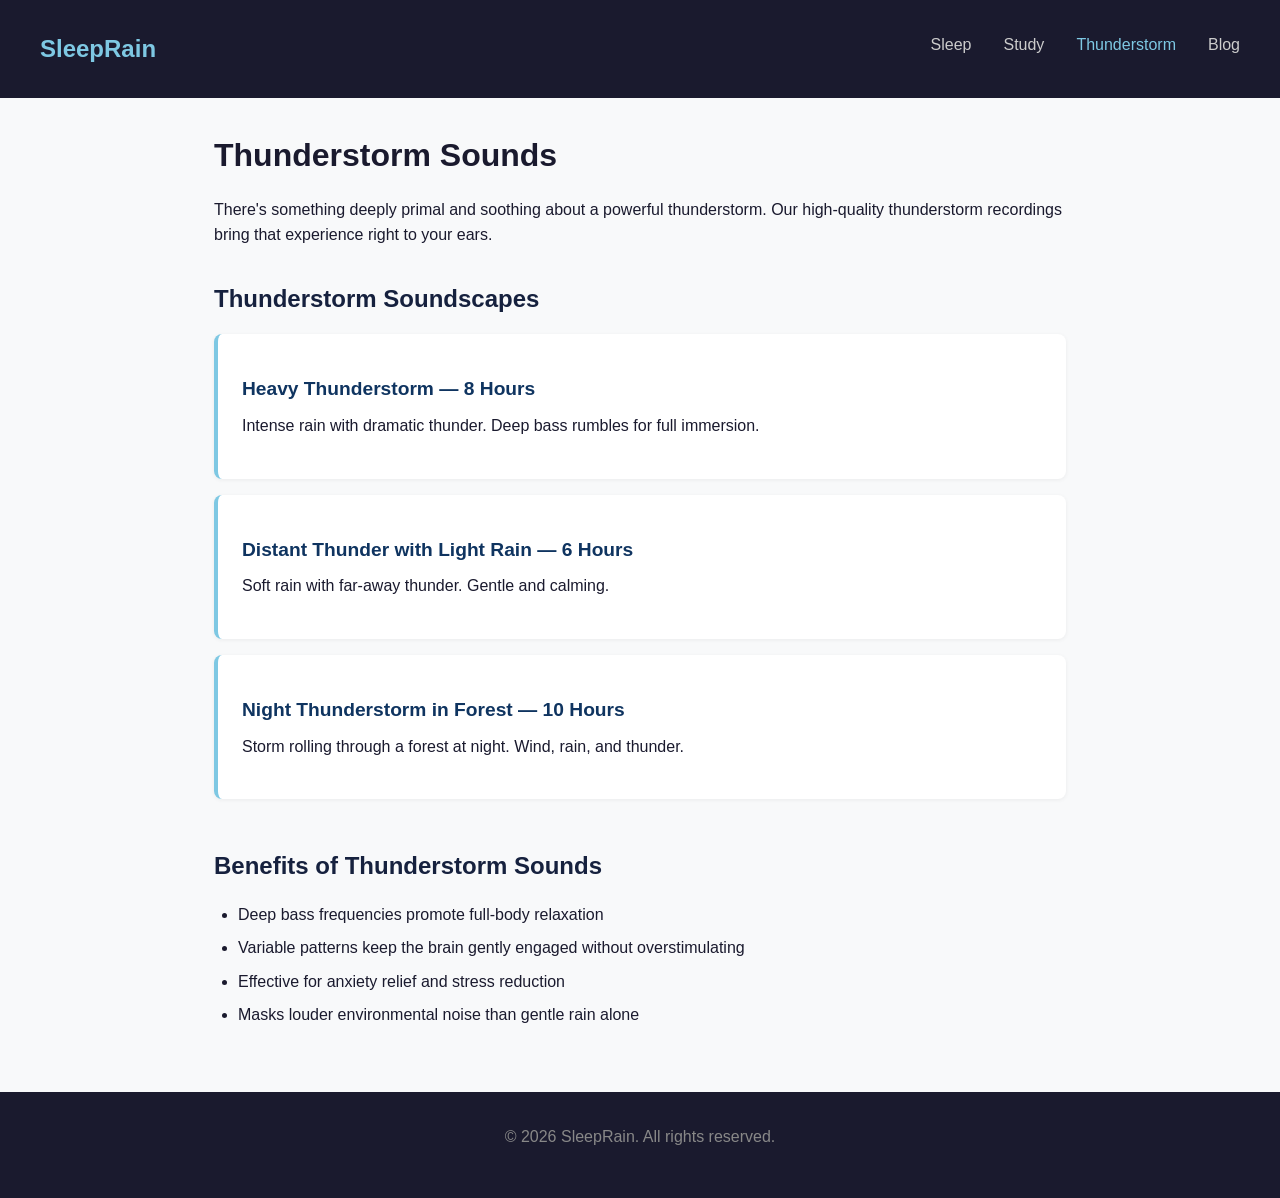
<file: pages/thunderstorm-sounds.html>
<!DOCTYPE html>
<html lang="en">
<head>
  <meta charset="utf-8">
  <meta name="viewport" content="width=device-width, initial-scale=1">
  <title>Thunderstorm Sounds — Heavy Rain & Thunder for Relaxation | SleepRain</title>
  <meta name="description" content="Immersive thunderstorm sounds with heavy rain and deep thunder. Perfect for relaxation, stress relief, and sleep.">
  <meta name="keywords" content="thunderstorm sounds, thunder and rain, heavy rain sounds, thunderstorm for sleep, storm sounds relaxation">
  <link rel="canonical" href="https://example.com/pages/thunderstorm-sounds.html">
  <link rel="stylesheet" href="/assets/css/style.css">
</head>
<body>
  <header>
    <nav>
      <a href="/" class="logo">SleepRain</a>
      <ul>
        <li><a href="/pages/rain-sounds-for-sleep.html">Sleep</a></li>
        <li><a href="/pages/rain-sounds-for-studying.html">Study</a></li>
        <li><a href="/pages/thunderstorm-sounds.html" class="active">Thunderstorm</a></li>
        <li><a href="/blog/">Blog</a></li>
      </ul>
    </nav>
  </header>

  <main>
    <article>
      <h1>Thunderstorm Sounds</h1>
      <p>There's something deeply primal and soothing about a powerful thunderstorm. Our high-quality thunderstorm recordings bring that experience right to your ears.</p>

      <section>
        <h2>Thunderstorm Soundscapes</h2>

        <div class="sound-card">
          <h3>Heavy Thunderstorm — 8 Hours</h3>
          <p>Intense rain with dramatic thunder. Deep bass rumbles for full immersion.</p>
        </div>

        <div class="sound-card">
          <h3>Distant Thunder with Light Rain — 6 Hours</h3>
          <p>Soft rain with far-away thunder. Gentle and calming.</p>
        </div>

        <div class="sound-card">
          <h3>Night Thunderstorm in Forest — 10 Hours</h3>
          <p>Storm rolling through a forest at night. Wind, rain, and thunder.</p>
        </div>
      </section>

      <section>
        <h2>Benefits of Thunderstorm Sounds</h2>
        <ul>
          <li>Deep bass frequencies promote full-body relaxation</li>
          <li>Variable patterns keep the brain gently engaged without overstimulating</li>
          <li>Effective for anxiety relief and stress reduction</li>
          <li>Masks louder environmental noise than gentle rain alone</li>
        </ul>
      </section>
    </article>
  </main>

  <footer>
    <p>&copy; 2026 SleepRain. All rights reserved.</p>
  </footer>
</body>
</html>
</file>
<file: assets/css/style.css>
/* Reset */
*, *::before, *::after {
  box-sizing: border-box;
  margin: 0;
  padding: 0;
}

body {
  font-family: -apple-system, BlinkMacSystemFont, 'Segoe UI', Roboto, sans-serif;
  line-height: 1.6;
  color: #1a1a2e;
  background: #f8f9fa;
}

/* Header */
header {
  background: #1a1a2e;
  padding: 1rem 2rem;
}

nav {
  display: flex;
  align-items: center;
  justify-content: space-between;
  max-width: 1200px;
  margin: 0 auto;
}

.logo {
  color: #7ec8e3;
  font-size: 1.5rem;
  font-weight: 700;
  text-decoration: none;
}

nav ul {
  display: flex;
  list-style: none;
  gap: 2rem;
}

nav a {
  color: #ccc;
  text-decoration: none;
  transition: color 0.2s;
}

nav a:hover,
nav a.active {
  color: #7ec8e3;
}

/* Main */
main {
  max-width: 900px;
  margin: 2rem auto;
  padding: 0 1.5rem;
}

/* Hero */
.hero {
  text-align: center;
  padding: 4rem 1rem;
  background: linear-gradient(135deg, #1a1a2e 0%, #16213e 50%, #0f3460 100%);
  color: white;
  border-radius: 12px;
  margin-bottom: 3rem;
}

.hero h1 {
  font-size: 2.2rem;
  margin-bottom: 1rem;
}

.hero p {
  font-size: 1.2rem;
  opacity: 0.9;
}

/* Grid */
.grid {
  display: grid;
  grid-template-columns: repeat(auto-fit, minmax(250px, 1fr));
  gap: 1.5rem;
  margin: 1.5rem 0;
}

.card {
  display: block;
  background: white;
  padding: 1.5rem;
  border-radius: 8px;
  text-decoration: none;
  color: inherit;
  box-shadow: 0 2px 8px rgba(0,0,0,0.08);
  transition: transform 0.2s, box-shadow 0.2s;
}

.card:hover {
  transform: translateY(-2px);
  box-shadow: 0 4px 16px rgba(0,0,0,0.12);
}

.card h3 {
  color: #0f3460;
  margin-bottom: 0.5rem;
}

/* Sections */
section {
  margin-bottom: 3rem;
}

h1 { font-size: 2rem; margin-bottom: 1rem; color: #1a1a2e; }
h2 { font-size: 1.5rem; margin: 2rem 0 1rem; color: #16213e; }
h3 { font-size: 1.2rem; margin: 1rem 0 0.5rem; color: #0f3460; }

p { margin-bottom: 1rem; }

ul, ol {
  margin: 1rem 0;
  padding-left: 1.5rem;
}

li { margin-bottom: 0.5rem; }

/* Sound card */
.sound-card {
  background: white;
  padding: 1.5rem;
  border-radius: 8px;
  margin-bottom: 1rem;
  border-left: 4px solid #7ec8e3;
  box-shadow: 0 1px 4px rgba(0,0,0,0.06);
}

/* Blog */
.post-preview {
  background: white;
  padding: 1.5rem;
  border-radius: 8px;
  margin-bottom: 1rem;
  box-shadow: 0 1px 4px rgba(0,0,0,0.06);
}

.post-preview h2 { margin-top: 0; font-size: 1.3rem; }
.post-preview a { color: #0f3460; text-decoration: none; }
.post-preview a:hover { color: #7ec8e3; }
.post-preview time { color: #888; font-size: 0.9rem; }

/* Button */
.button {
  display: inline-block;
  background: #e94560;
  color: white;
  padding: 0.8rem 2rem;
  border-radius: 6px;
  text-decoration: none;
  font-weight: 600;
  transition: background 0.2s;
}

.button:hover {
  background: #c73550;
}

/* YouTube CTA */
.youtube-cta {
  text-align: center;
  background: linear-gradient(135deg, #16213e, #0f3460);
  color: white;
  padding: 3rem;
  border-radius: 12px;
}

.youtube-cta h2 { color: white; }

/* Affiliate */
.affiliate {
  background: #fff9e6;
  padding: 1.5rem;
  border-radius: 8px;
  border: 1px solid #ffe082;
}

/* Footer */
footer {
  background: #1a1a2e;
  color: #888;
  padding: 2rem;
  text-align: center;
  margin-top: 4rem;
}

footer nav {
  justify-content: center;
  gap: 1.5rem;
  margin-top: 0.5rem;
}

footer a {
  color: #7ec8e3;
  text-decoration: none;
}

/* Responsive */
@media (max-width: 600px) {
  .hero h1 { font-size: 1.6rem; }
  nav ul { gap: 1rem; font-size: 0.9rem; }
  .grid { grid-template-columns: 1fr; }
}
</file>
